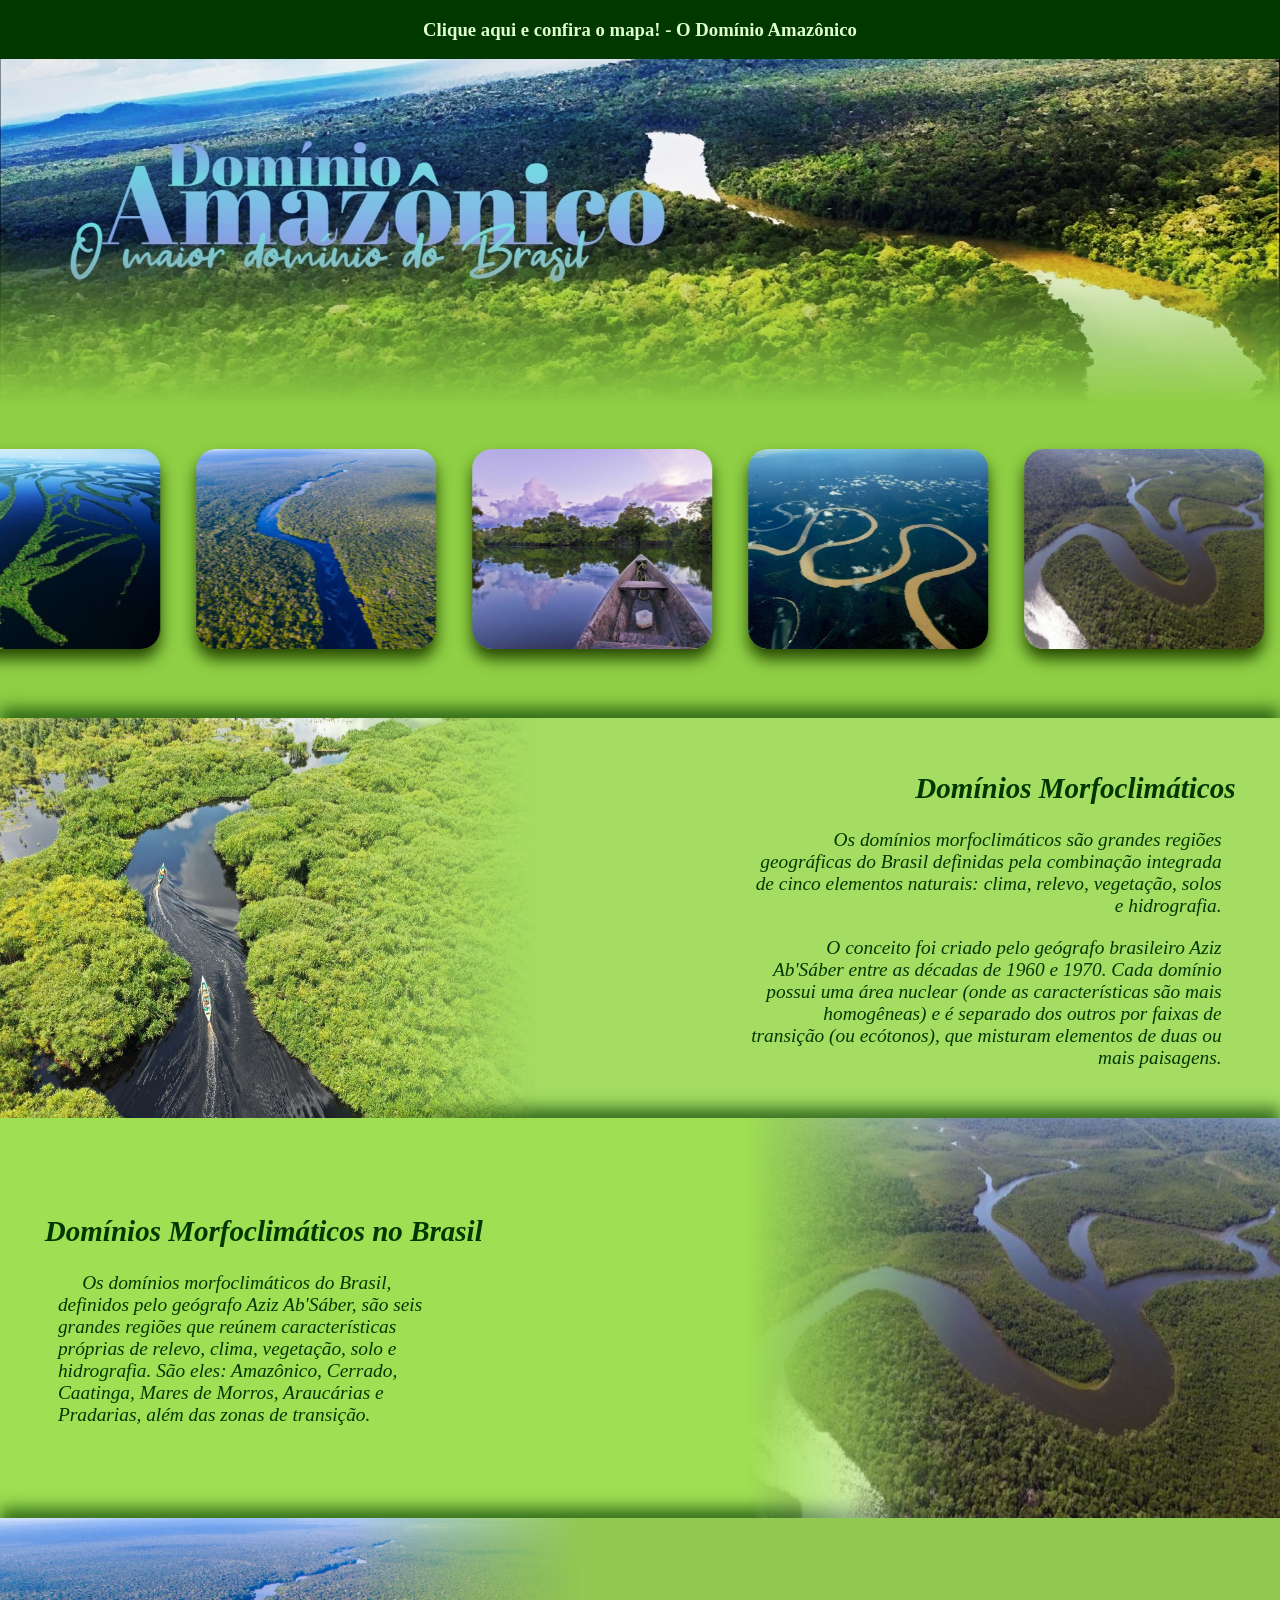
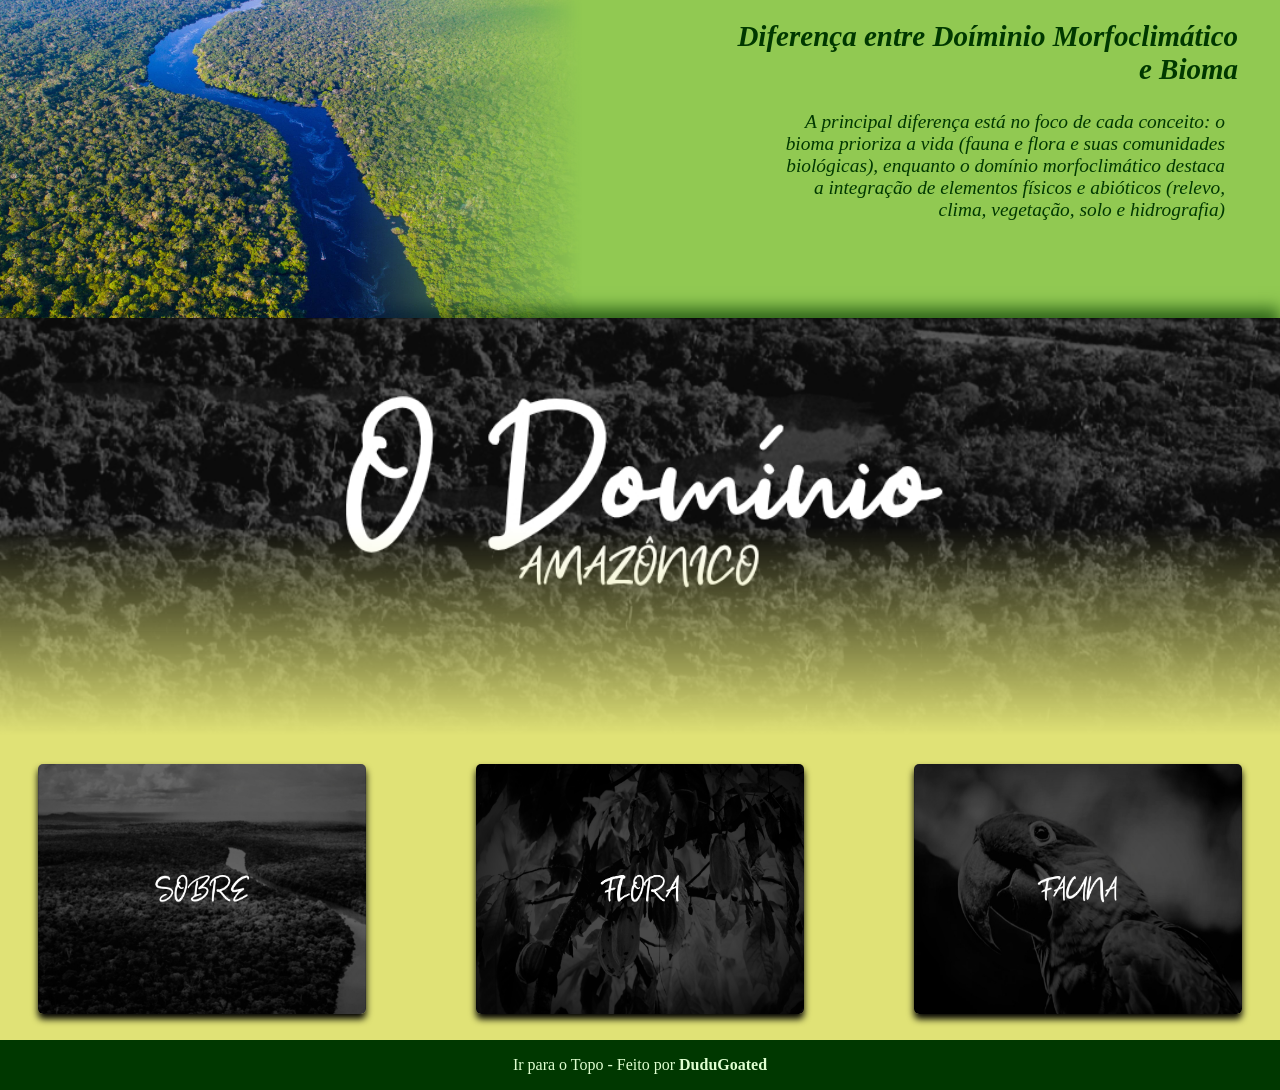
<file: index.html>
<!DOCTYPE html>
<html lang="en">
<head>
    <meta charset="UTF-8">
    <meta name="viewport" content="width=device-width, initial-scale=1.0">
    <title>Domínio Amazônico</title>
    <link href="forIndex.css" rel="stylesheet" type="text/css">
</head>
<body>
    <header>
        <div style="display: block; margin: auto;">
        <a href="">
            <h3>Clique aqui e confira o mapa! - O Domínio Amazônico</h3>
        </a>
        </div>
    </header>
    <div id="bgImgContainer">
        <img src="bgForIndex.jpg" id="bgImg">
    </div>
    <marquee behavior="alternate" direction="right">
        <div id="forMarquee">
            <img id="toRight" src="fIImg1.jpg">
            <img id="toLeft" src="fiimg2.jpg">
            <img id="toRight" src="fiimg3.jpg">
            <img id="toLeft" src="fiimg4.jpeg">
            <img id="toRight" src="fiimg5.jpeg">
            <img id="toRight" src="fiimg9.jpg">
            <img id="toLeft" src="fiimg6.jpg">
            <img id="toRight" src="fIImg1.jpg">
            <img id="toLeft" src="fiimg2.jpg">
            <img id="toRight" src="fiimg3.jpg">
            <img id="toLeft" src="fiimg4.jpeg">
            <img id="toRight" src="fiimg5.jpeg">
            <img id="toRight" src="fiimg9.jpg">
            <img id="toLeft" src="fiimg6.jpg">
        </div>
    </marquee>
    <section class="forContent1">
        <div class="textNimg" style="background-color: rgb(164, 221, 98);">
            <div class="imgContainer">
                <img id="lineImg1" src="fiimg8.jpg">
            </div>
            <div class="growTextRight">
                <div class="paddingText">
                    <h1 style="text-align: right;"><b><i>Domínios Morfoclimáticos</i></b></h1>
                    <div class="forTextRight">
                        <p><i>&emsp; Os domínios morfoclimáticos são grandes regiões geográficas do Brasil definidas pela combinação integrada de cinco elementos naturais: clima, relevo, vegetação, solos e hidrografia.</i></p>
                        <p><i>&emsp; O conceito foi criado pelo geógrafo brasileiro Aziz Ab'Sáber entre as décadas de 1960 e 1970. Cada domínio possui uma área nuclear (onde as características são mais homogêneas) e é separado dos outros por faixas de transição (ou ecótonos), que misturam elementos de duas ou mais paisagens.</i></p>
                    </div>
                </div>
            </div>
        </div>
        <div class="textNimg" style="background-color: rgb(158, 223, 83);">
            <div class="growTextLeft">
                <div class="paddingText" style="padding-left: 6%;">
                    <h1 style="text-align: left;"><b><i>Domínios Morfoclimáticos no Brasil</i></b></h1>
                    <div class="forTextLeft">
                        <p><i>&emsp; Os domínios morfoclimáticos do Brasil, definidos pelo geógrafo Aziz Ab'Sáber, são seis grandes regiões que reúnem características próprias de relevo, clima, vegetação, solo e hidrografia. São eles: Amazônico, Cerrado, Caatinga, Mares de Morros, Araucárias e Pradarias, além das zonas de transição.</i></p>
                    </div>
                </div>
            </div>
            <div class="imgContainer">
                <img id="lineImg2" src="fiimg5.jpeg">
            </div>
        </div>
        <div class="textNimg" style="background-color: rgb(145, 201, 82);">
            <div class="imgContainer">
                <img id="lineImg1" src="fiimg2.jpg">
            </div>
            <div class="growTextRight">
                <div class="paddingText">
                    <h1 style="text-align: right;"><b><i>Diferença entre Doíminio Morfoclimático<br> e Bioma</b></i></h1>
                    <div class="forTextRight">
                        <p><i>&emsp; A principal diferença está no foco de cada conceito: o bioma prioriza a vida (fauna e flora e suas comunidades biológicas), enquanto o domínio morfoclimático destaca a integração de elementos físicos e abióticos (relevo, clima, vegetação, solo e hidrografia)</i></p>
                    </div>
                </div>
            </div>
        </div>
    </section>
    <section class="area2">
        <div class="containerForArea2">
            <img id="bgForArea2" src="bgForArea2.jpg">
        </div>
        <div id="flexContainer">
            <div id="imgArea2">
                <a href="sobre.html" target="_blank">
                <img id="imgItem" src="item1.jpg">
                </a>
            </div>
            <div id="imgArea2">
                <img id="imgItem" src="item2.jpg">
            </div>
            <div id="imgArea2">
                <a href="faunax.html" target="_blank">
                <img id="imgItem" src="item3.jpg">
                </a>
            </div>
        </div>
    </section>
    <footer>
        <div style="display: block; margin: auto;">
            <a href="#bgImgContainer"><p>Ir para o Topo - Feito por <b>DuduGoated</b></p></a>
        </div>
    </footer>
</body>
</html>
</file>
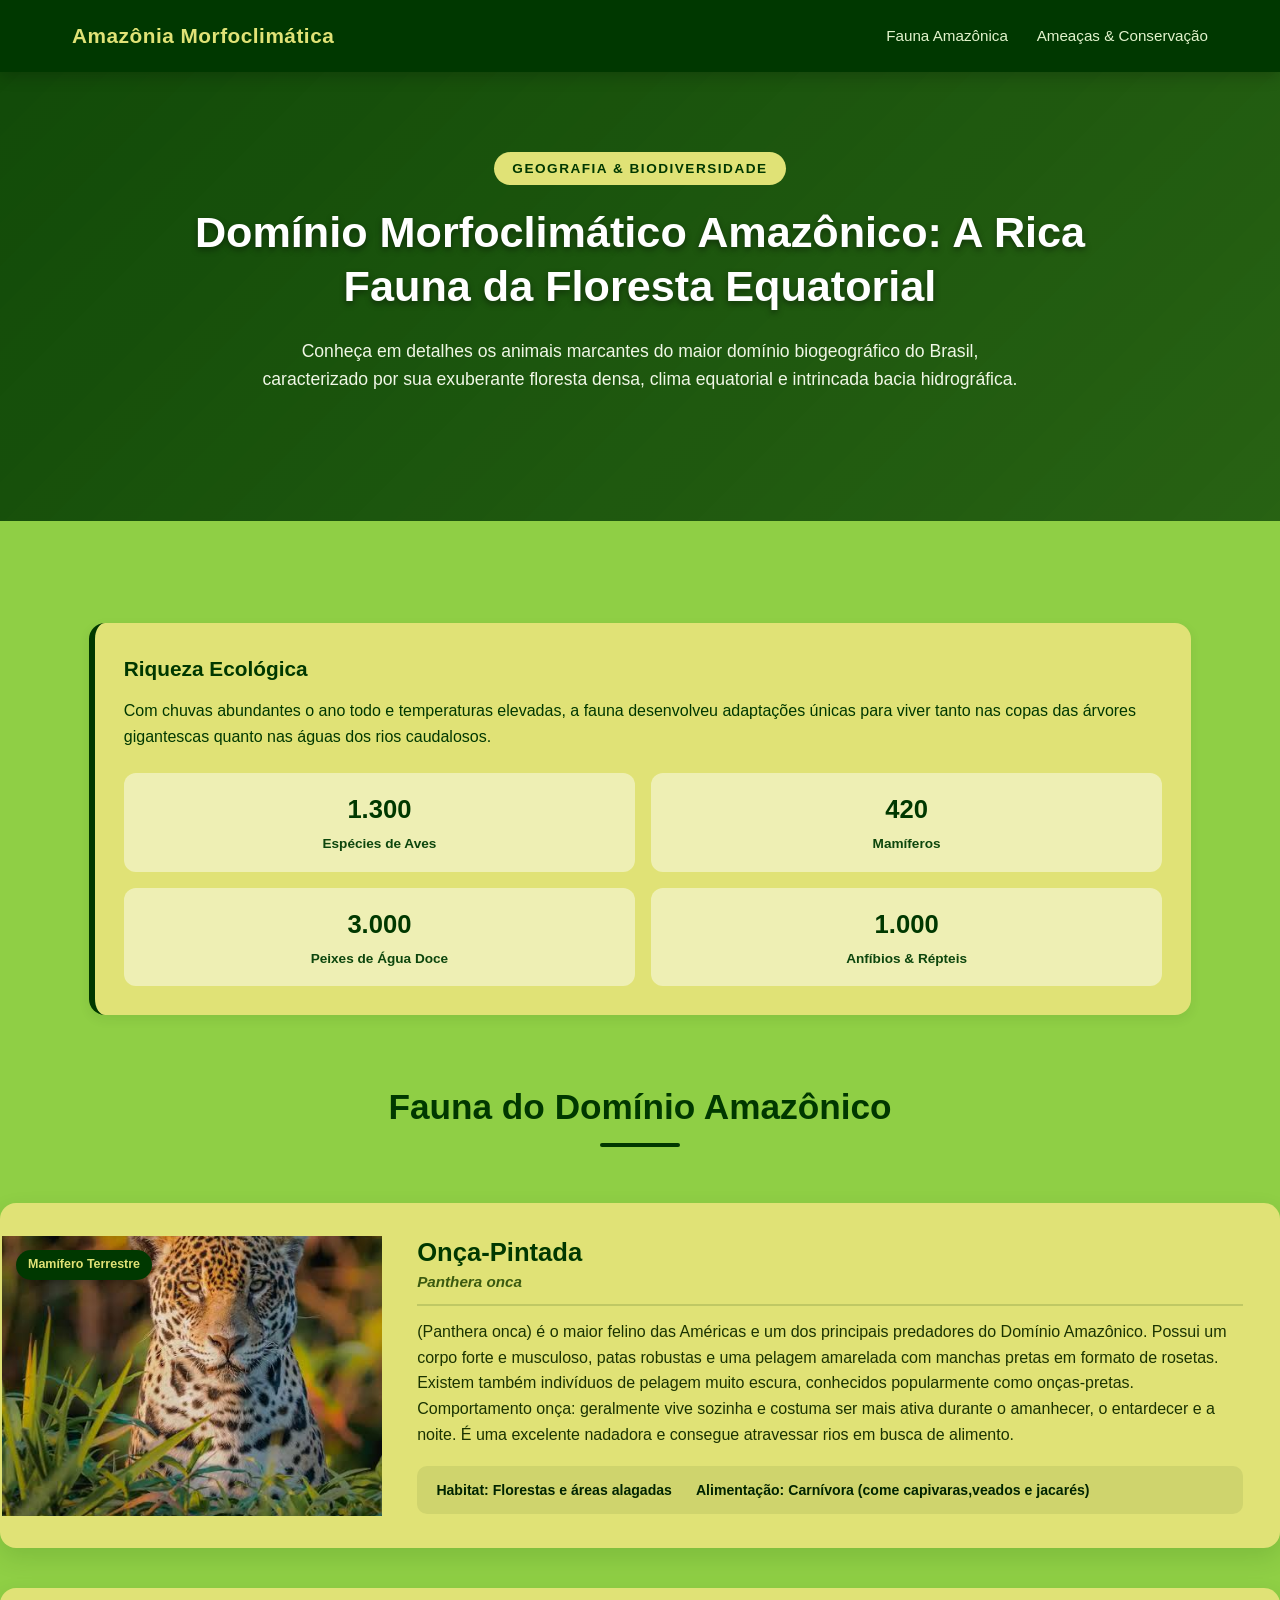
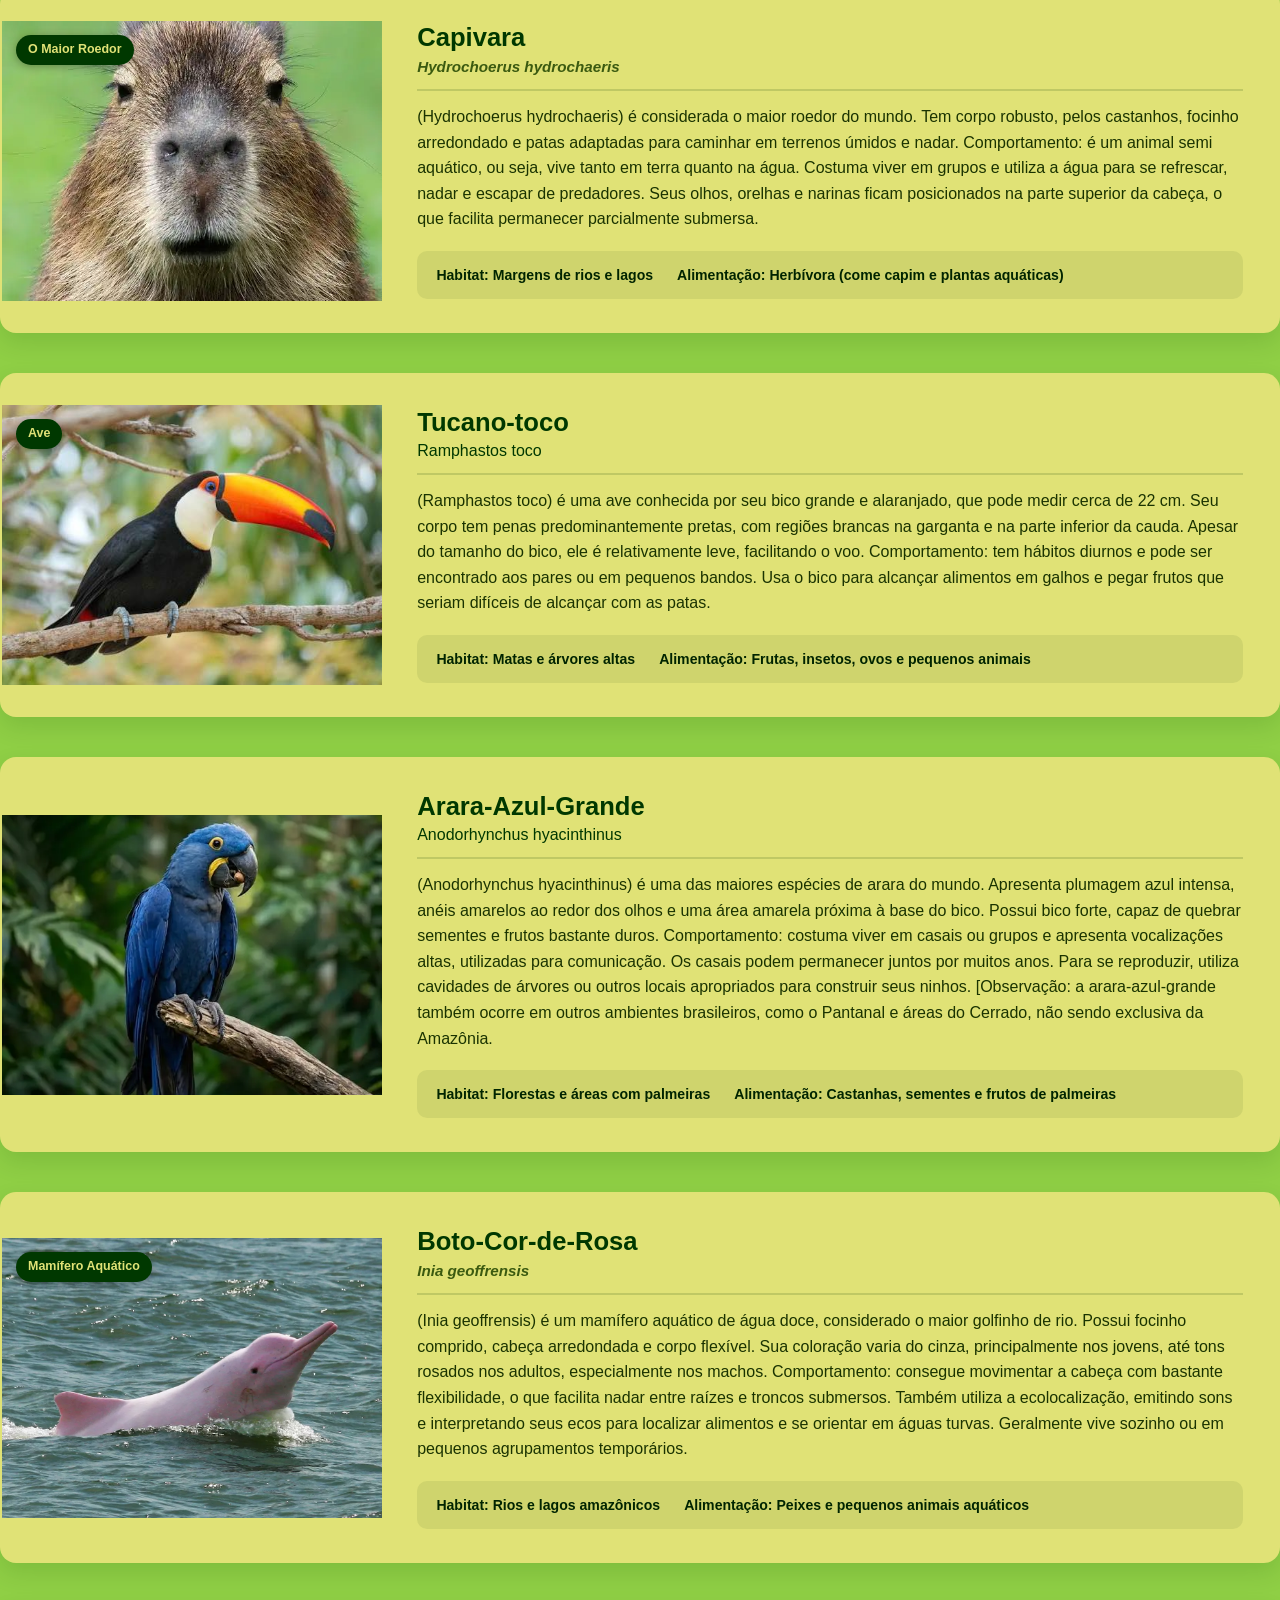
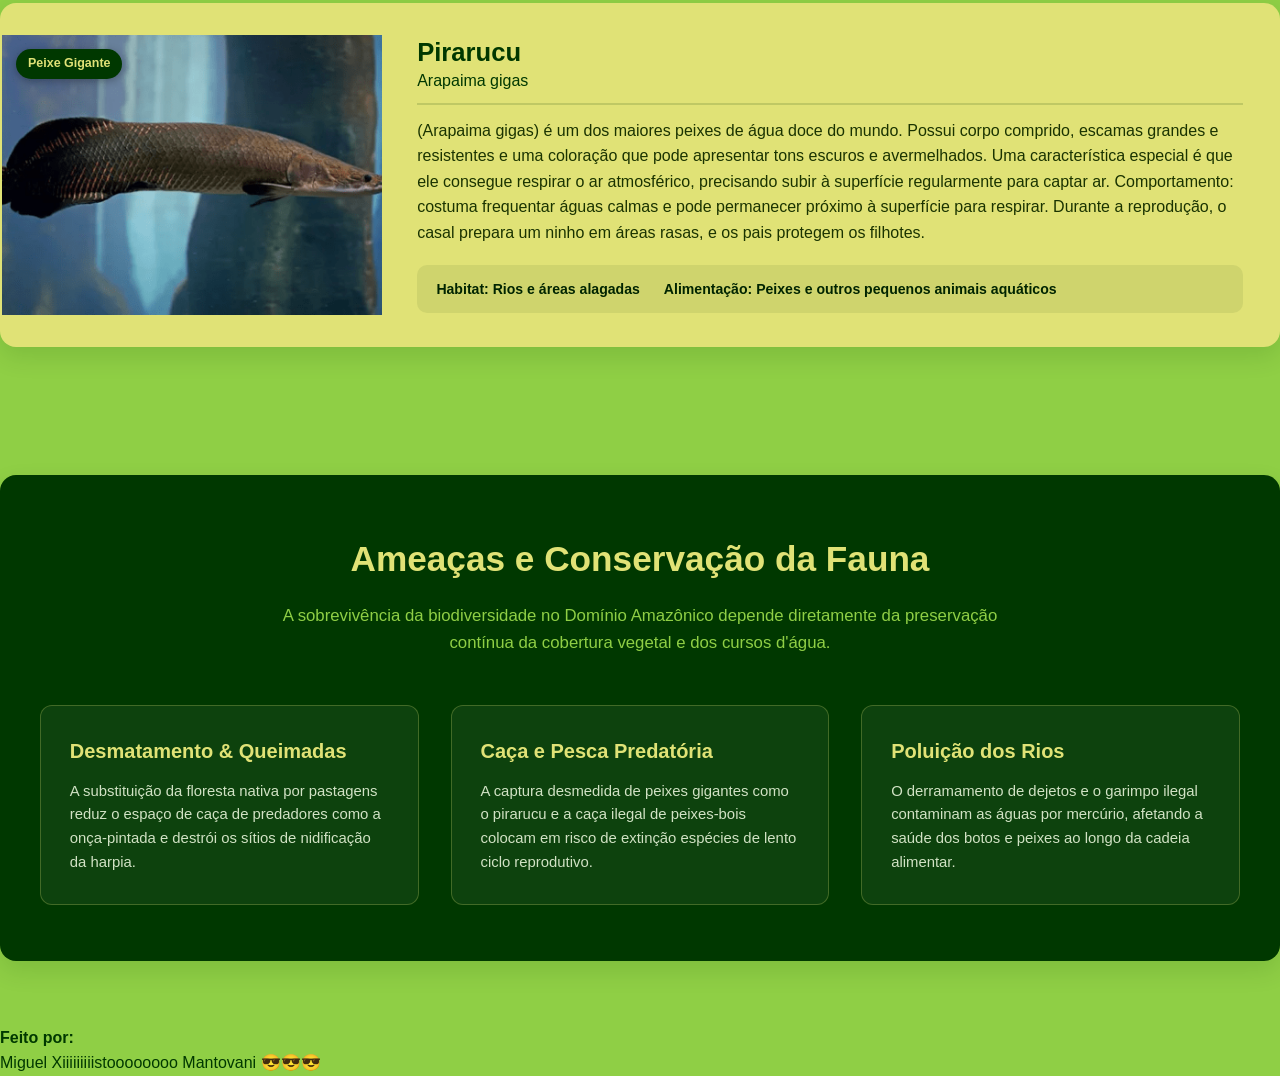
<file: faunax.html>
<!DOCTYPE html>
<html lang="pt-BR">
<head>
  <meta charset="UTF-8">
  <meta name="viewport" content="width=device-width, initial-scale=1.0">
  <title>Fauna do Domínio Morfoclimático Amazônico</title>
  <link rel="stylesheet" href="paraFaunax.css">
</head>
<body>

  <header class="header">
    <div class="nav-container">
      <a href="#" class="logo">
        Amazônia Morfoclimática
      </a>
      <ul class="nav-menu">
        <li><a href="#fauna">Fauna Amazônica</a></li>
        <li><a href="#conservacao">Ameaças & Conservação</a></li>
      </ul>
    </div>
  </header>

  <section class="hero">
    <div class="hero-content">
      <span class="hero-tag">Geografia & Biodiversidade</span>
      <h1>Domínio Morfoclimático Amazônico: A Rica Fauna da Floresta Equatorial</h1>
      <p>Conheça em detalhes os animais marcantes do maior domínio biogeográfico do Brasil, caracterizado por sua exuberante floresta densa, clima equatorial e intrincada bacia hidrográfica.</p>
    </div>
  </section>
                  <br><br><br><br>
  <div class="container">
        <div class="sobre-highlight-box">
          <h3>Riqueza Ecológica</h3>
          <p>Com chuvas abundantes o ano todo e temperaturas elevadas, a fauna desenvolveu adaptações únicas para viver tanto nas copas das árvores gigantescas quanto nas águas dos rios caudalosos.</p>
          
          <div class="sobre-stats">
            <div class="stat-card">
              <strong> 1.300</strong>
              <span>Espécies de Aves</span>
            </div>
            <div class="stat-card">
              <strong> 420</strong>
              <span>Mamíferos</span>
            </div>
            <div class="stat-card">
              <strong> 3.000</strong>
              <span>Peixes de Água Doce</span>
            </div>
            <div class="stat-card">
              <strong> 1.000</strong>
              <span>Anfíbios & Répteis</span>
            </div>
          </div>
        </div>
      </div>
    </section>

    <section id="fauna">
      <div class="section-title">
        <h2>Fauna do Domínio Amazônico</h2>
      </div>

      <div class="fauna-list">

        <article class="animal-card-row">
          <div class="animal-img-container">
            <img class="animal-img" src="ONCA.png">
            <span class="animal-badge">Mamífero Terrestre</span>
          </div>
          <div class="animal-info">
            <div class="animal-header">
              <h3 class="animal-title"> Onça-Pintada </h3>
              <span class="animal-cientifico"> Panthera onca </span>
            </div>
            <p class="animal-desc">  (Panthera onca) é o maior felino das Américas e um dos principais predadores do Domínio Amazônico. Possui um corpo forte e musculoso, patas robustas e uma pelagem amarelada com manchas pretas em formato de rosetas. Existem também indivíduos de pelagem muito escura, conhecidos popularmente como onças-pretas.
Comportamento onça:
 geralmente vive sozinha e costuma ser mais ativa durante o amanhecer, o entardecer e a noite. É uma excelente nadadora e consegue atravessar rios em busca de alimento.
 </p>
            <div class="animal-details">
              <div class="animal-detail-item"><strong>Habitat: Florestas e áreas alagadas</strong>   </div>
              <div class="animal-detail-item"><strong>Alimentação: Carnívora (come capivaras,veados e jacarés)</strong>  </div>
            </div>
          </div>
        </article>

 <article class="animal-card-row">
          <div class="animal-img-container">
            <img class="animal-img" src="CAPIVARA.png">
            <span class="animal-badge"> O Maior Roedor</span>
          </div>
          <div class="animal-info">
            <div class="animal-header">
              <h3 class="animal-title"> Capivara </h3>
              <span class="animal-cientifico"> Hydrochoerus hydrochaeris </span>
            </div>
            <p class="animal-desc">   (Hydrochoerus hydrochaeris) é considerada o maior roedor do mundo. Tem corpo robusto, pelos castanhos, focinho arredondado e patas adaptadas para caminhar em terrenos úmidos e nadar. 

Comportamento:

 é um animal semi aquático, ou seja, vive tanto em terra quanto na água. Costuma viver em grupos e utiliza a água para se refrescar, nadar e escapar de predadores. Seus olhos, orelhas e narinas ficam posicionados na parte superior da cabeça, o que facilita permanecer parcialmente submersa.
 </p>
            <div class="animal-details">
              <div class="animal-detail-item"><strong>Habitat: Margens de rios e lagos</strong>   </div>
              <div class="animal-detail-item"><strong>Alimentação: Herbívora (come capim e plantas aquáticas)</strong>  </div>
            </div>
          </div>
        </article>

        <article class="animal-card-row">
          <div class="animal-img-container">
            <img class="animal-img" src="TUCANO.png">
            <span class="animal-badge">Ave</span>
          </div>
          <div class="animal-info">
            <div class="animal-header">
              <h3 class="animal-title">Tucano-toco</h3>
              <span class="animal-scientific"> Ramphastos toco </span>
            </div>
            <p class="animal-desc"> (Ramphastos toco) é uma ave conhecida por seu bico grande e alaranjado, que pode medir cerca de 22 cm. Seu corpo tem penas predominantemente pretas, com regiões brancas na garganta e na parte inferior da cauda. Apesar do tamanho do bico, ele é relativamente leve, facilitando o voo. 

Comportamento:
 tem hábitos diurnos e pode ser encontrado aos pares ou em pequenos bandos. Usa o bico para alcançar alimentos em galhos e pegar frutos que seriam difíceis de alcançar com as patas.
  </p>
            <div class="animal-details">
              <div class="animal-detail-item"><strong>Habitat: Matas e árvores altas</strong> </div>
              <div class="animal-detail-item"><strong>Alimentação: Frutas, insetos, ovos e pequenos animais</strong> </div>
            </div>
          </div>
        </article>

        <article class="animal-card-row">
          <div class="animal-img-container">
            <img class="animal-img" src="ARARA.png">
          </div>
          <div class="animal-info">
            <div class="animal-header">
              <h3 class="animal-title">Arara-Azul-Grande</h3>
              <span class="animal-scientific"> Anodorhynchus hyacinthinus </span>
            </div>
            <p class="animal-desc"> (Anodorhynchus hyacinthinus) é uma das maiores espécies de arara do mundo. Apresenta plumagem azul intensa, anéis amarelos ao redor dos olhos e uma área amarela próxima à base do bico. Possui bico forte, capaz de quebrar sementes e frutos bastante duros. 
Comportamento:
 costuma viver em casais ou grupos e apresenta vocalizações altas, utilizadas para comunicação. Os casais podem permanecer juntos por muitos anos. Para se reproduzir, utiliza cavidades de árvores ou outros locais apropriados para construir seus ninhos.
[Observação: a arara-azul-grande também ocorre em outros ambientes brasileiros, como o Pantanal e áreas do Cerrado, não sendo exclusiva da Amazônia. </p>
            <div class="animal-details">
              <div class="animal-detail-item"><strong>Habitat: Florestas e áreas com palmeiras</strong> </div>
              <div class="animal-detail-item"><strong>Alimentação: Castanhas, sementes e frutos de palmeiras</strong> </div>
            </div>
          </div>
        </article>

        <article class="animal-card-row">
          <div class="animal-img-container">
            <img class="animal-img" src="BOTO.png">
            <span class="animal-badge">Mamífero Aquático</span>
          </div>
          <div class="animal-info">
            <div class="animal-header">
              <h3 class="animal-title">Boto-Cor-de-Rosa</h3>
              <span class="animal-cientifico">Inia geoffrensis</span>
            </div>
            <p class="animal-desc">  (Inia geoffrensis) é um mamífero aquático de água doce, considerado o maior golfinho de rio. Possui focinho comprido, cabeça arredondada e corpo flexível. Sua coloração varia do cinza, principalmente nos jovens, até tons rosados nos adultos, especialmente nos machos. 

Comportamento:

 consegue movimentar a cabeça com bastante flexibilidade, o que facilita nadar entre raízes e troncos submersos. Também utiliza a ecolocalização, emitindo sons e interpretando seus ecos para localizar alimentos e se orientar em águas turvas. Geralmente vive sozinho ou em pequenos agrupamentos temporários. </p>
            <div class="animal-details">
              <div class="animal-detail-item"><strong>Habitat: Rios e lagos amazônicos</strong>   </div>
              <div class="animal-detail-item"><strong>Alimentação: Peixes e pequenos animais aquáticos</strong>  </div>
            </div>
          </div>
        </article>

        <article class="animal-card-row">
          <div class="animal-img-container">
            <img class="animal-img" src="PIRARUCU.png">
            <span class="animal-badge">Peixe Gigante</span>
          </div>
          <div class="animal-info">
            <div class="animal-header">
              <h3 class="animal-title">Pirarucu</h3>
              <span class="animal-scientific">Arapaima gigas</span>
            </div>
            <p class="animal-desc"> (Arapaima gigas) é um dos maiores peixes de água doce do mundo. Possui corpo comprido, escamas grandes e resistentes e uma coloração que pode apresentar tons escuros e avermelhados. Uma característica especial é que ele consegue respirar o ar atmosférico, precisando subir à superfície regularmente para captar ar. 

Comportamento:

 costuma frequentar águas calmas e pode permanecer próximo à superfície para respirar. Durante a reprodução, o casal prepara um ninho em áreas rasas, e os pais protegem os filhotes.
 </p>
            <div class="animal-details">
              <div class="animal-detail-item"><strong>Habitat: Rios e áreas alagadas</strong>   </div>
              <div class="animal-detail-item"><strong>Alimentação: Peixes e outros pequenos animais aquáticos</strong>  </div>
            </div>
          </div>
        </article>

      </div>
    </section>

    <section id="conservacao">
      <div class="conservacao-wrapper">
        <h2>Ameaças e Conservação da Fauna</h2>
        <p class="conservacao-subtitle">A sobrevivência da biodiversidade no Domínio Amazônico depende diretamente da preservação contínua da cobertura vegetal e dos cursos d'água.</p>

        <div class="grid-ameacas">
          
          <div class="ameaca-card">
            <h3>Desmatamento & Queimadas</h3>
            <p>A substituição da floresta nativa por pastagens reduz o espaço de caça de predadores como a onça-pintada e destrói os sítios de nidificação da harpia.</p>
          </div>

          <div class="ameaca-card">
            <h3>Caça e Pesca Predatória</h3>
            <p>A captura desmedida de peixes gigantes como o pirarucu e a caça ilegal de peixes-bois colocam em risco de extinção espécies de lento ciclo reprodutivo.</p>
          </div>

          <div class="ameaca-card">
            <h3>Poluição dos Rios</h3>
            <p>O derramamento de dejetos e o garimpo ilegal contaminam as águas por mercúrio, afetando a saúde dos botos e peixes ao longo da cadeia alimentar.</p>
          </div>
        </div>
      </div> 
    </section>
  </div>
  <b>Feito por:</b><br>
  Miguel Xiiiiiiiiistoooooooo Mantovani 😎😎😎
</body>
</html>
</file>
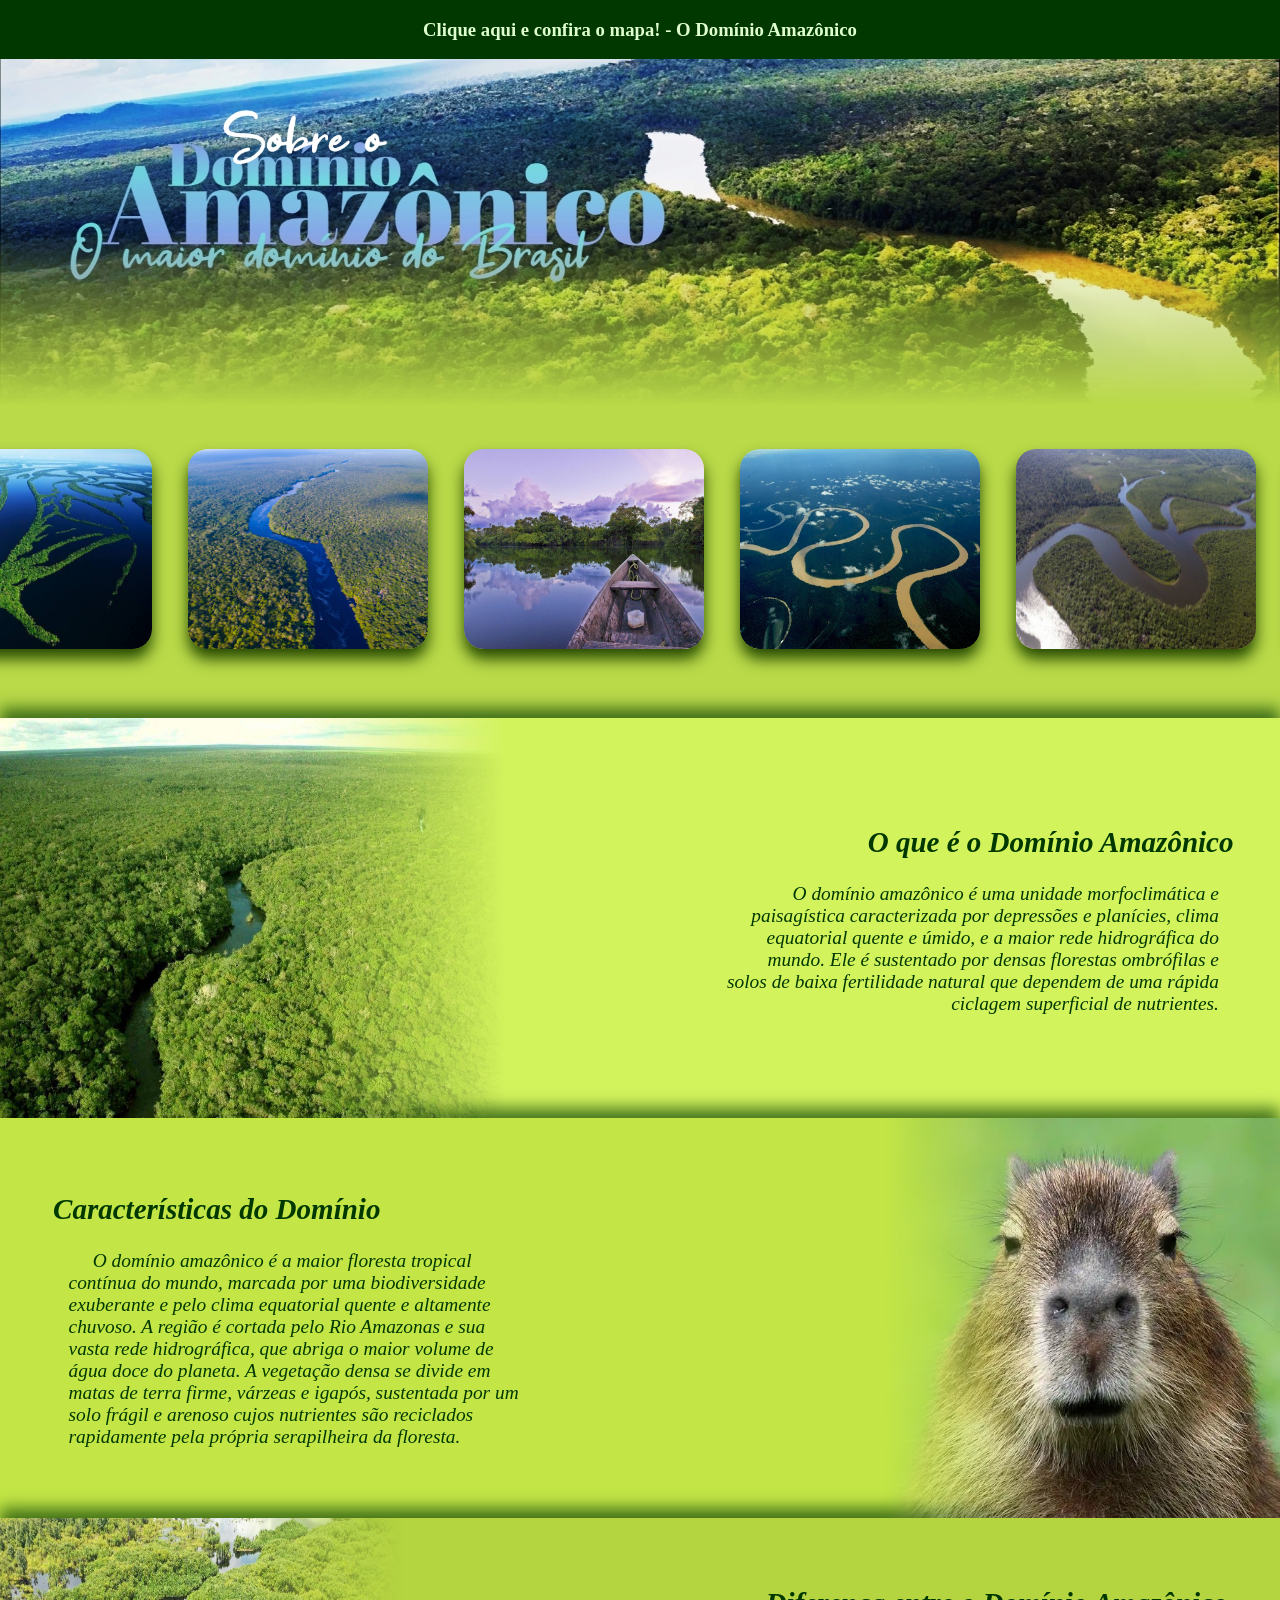
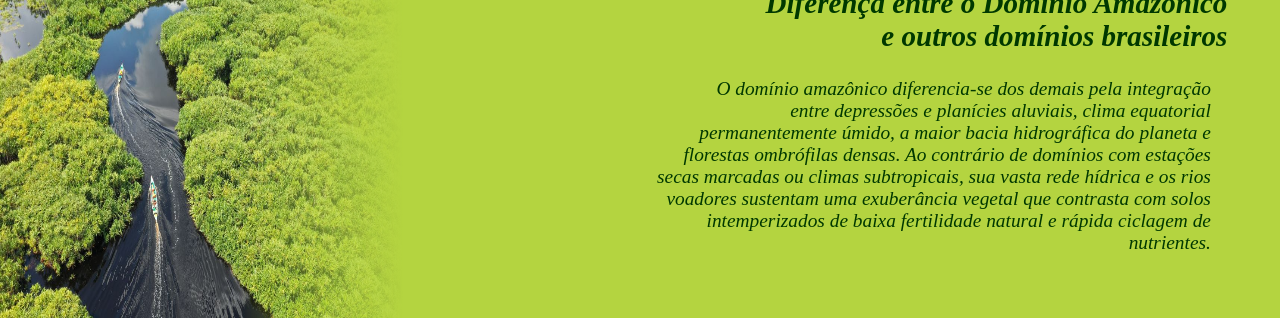
<file: sobre.html>
<!DOCTYPE html>
<html lang="en">
<head>
    <meta charset="UTF-8">
    <meta name="viewport" content="width=device-width, initial-scale=1.0">
    <title>Sobre o Domínio Amazônico</title>
    <link href="forIndex.css" rel="stylesheet" type="text/css">
</head>
<body style="background-color: rgb(186, 218, 73)">
    <header>
        <div style="display: block; margin: auto;">
        <a href="">
            <h3>Clique aqui e confira o mapa! - O Domínio Amazônico</h3>
        </a>
        </div>
    </header>
    <div id="bgImgContainer">
        <img src="bgForSobre.jpg" id="bgImg">
    </div>
    <marquee behavior="alternate" direction="right">
        <div id="forMarquee">
            <img id="toRight" src="fIImg1.jpg">
            <img id="toLeft" src="fiimg2.jpg">
            <img id="toRight" src="fiimg3.jpg">
            <img id="toLeft" src="fiimg4.jpeg">
            <img id="toRight" src="fiimg5.jpeg">
            <img id="toRight" src="fiimg9.jpg">
            <img id="toLeft" src="fiimg6.jpg">
            <img id="toRight" src="fIImg1.jpg">
            <img id="toLeft" src="fiimg2.jpg">
            <img id="toRight" src="fiimg3.jpg">
            <img id="toLeft" src="fiimg4.jpeg">
            <img id="toRight" src="fiimg5.jpeg">
            <img id="toRight" src="fiimg9.jpg">
            <img id="toLeft" src="fiimg6.jpg">
        </div>
    </marquee>
    <section class="forContent1">
        <div class="textNimg" style="background-color: rgb(211, 243, 93);">
            <div class="imgContainer">
                <img id="lineImg1" src="fiimg11.jpg">
            </div>
            <div class="growTextRight">
                <div class="paddingText">
                    <h1 style="text-align: right;"><b><i>O que é o Domínio Amazônico</i></b></h1>
                    <div class="forTextRight">
                        <p><i>&emsp; O domínio amazônico é uma unidade morfoclimática e paisagística caracterizada por depressões e planícies, clima equatorial quente e úmido, e a maior rede hidrográfica do mundo. Ele é sustentado por densas florestas ombrófilas e solos de baixa fertilidade natural que dependem de uma rápida ciclagem superficial de nutrientes.</i></p>
                    </div>
                </div>
            </div>
        </div>
        <div class="textNimg" style="background-color: rgb(195, 230, 70);">
            <div class="growTextLeft">
                <div class="paddingText" style="padding-left: 6%;">
                    <h1 style="text-align: left;"><b><i>Características do Domínio</i></b></h1>
                    <div class="forTextLeft">
                        <p><i>&emsp; O domínio amazônico é a maior floresta tropical contínua do mundo, marcada por uma biodiversidade exuberante e pelo clima equatorial quente e altamente chuvoso. A região é cortada pelo Rio Amazonas e sua vasta rede hidrográfica, que abriga o maior volume de água doce do planeta. A vegetação densa se divide em matas de terra firme, várzeas e igapós, sustentada por um solo frágil e arenoso cujos nutrientes são reciclados rapidamente pela própria serapilheira da floresta.</i></p>
                    </div>
                </div>
            </div>
            <div class="imgContainer">
                <img id="lineImg2" src="CAPIVARA.png">
            </div>
        </div>
        <div class="textNimg" style="background-color: rgb(180, 212, 64);">
            <div class="imgContainer">
                <img id="lineImg1" src="fiimg8.jpg">
            </div>
            <div class="growTextRight">
                <div class="paddingText">
                    <h1 style="text-align: right;"><b><i>Diferença entre o Domínio Amazônico<br> e outros domínios brasileiros</b></i></h1>
                    <div class="forTextRight">
                        <p><i>&emsp; O domínio amazônico diferencia-se dos demais pela integração entre depressões e planícies aluviais, clima equatorial permanentemente úmido, a maior bacia hidrográfica do planeta e florestas ombrófilas densas. Ao contrário de domínios com estações secas marcadas ou climas subtropicais, sua vasta rede hídrica e os rios voadores sustentam uma exuberância vegetal que contrasta com solos intemperizados de baixa fertilidade natural e rápida ciclagem de nutrientes.</i></p>
                    </div>
                </div>
            </div>
        </div>
    </section>
</body>
</html>
</file>
<file: forIndex.css>
html{
    scroll-behavior: smooth;
}
body{
    background-color: rgb(143, 207, 69);
    margin: 0;
    border: 0;
    padding: 0;
}
#bgImgContainer{
    position: relative;
    width: 100%;
    height: 100%;
    overflow: hidden;
}
#bgImg{
    width: 100%;
    height: 100%;
    object-fit: cover;
    -webkit-mask-image: linear-gradient(to bottom, black 50%, transparent 100%);
    mask-image: linear-gradient(to bottom, black 50%, transparent 100%);
    transition: all 1s ease;
}
#bgImg:hover{
    transform: translateY(-5px) translateZ(-1000px) scale(1.03) ;
}
header {
    background-color: #003800;
    position: sticky;
    top: 0;
    z-index: 1000;
    padding: 0px;
    display: flex;
    text-align: center;
    color: rgb(223, 255, 208);
}
a:active, a:visited, a:hover, a {
    color: rgb(223, 255, 208);
    text-decoration: none;
}
#forMarquee{
    display: flex;
    column-gap: 3%;
    padding: 40px;
}
#forMarquee > #toRight, #toLeft {
    width: 240px;
    height: 200px;
    border-radius: 20px;
    box-shadow: 0px 10px 15px rgb(39, 73, 0);
    transition: all 0.4s ease;
}
#forMarquee>#toRight:hover{
    transform: translateY(-10px) rotate(5deg) scale(1.05);
    filter: brightness(120%);
    box-shadow: 0px 10px 25px rgb(39, 73, 0);
}
#forMarquee>#toLeft:hover{
    transform: translateY(-10px) rotate(-5deg) scale(1.05);
    filter: brightness(120%);
    box-shadow: 0px 0px 15px rgb(39, 73, 0);
}
.forContent1{
    font-family: 'Times New Roman', Times, serif;
    font-size: clamp(1.2rem, 1.21rem, 1.3rem);
    color: #003800;
    padding: 2% 0% 0% 0%;
    gap: 0px;
    justify-content: center;
}
.paddingText{
    padding-right: 6%;
}
.forTextLeft{
    padding-left: 2%;
    padding-right: 40%;
    text-align: left;
}
.forTextRight{
    padding-left: 30%;
    padding-right: 2%;
    text-align: right;
}
.growTextRight, .growTextLeft{
    transition: all 0.7s ease;
}
.growTextRight:hover{
    transform: translateX(-30px) scale(1.02);
}
.growTextLeft:hover{
    transform: translateX(30px) scale(1.02);
}
.textNimg{
    display: flex;
    align-items: center;
    justify-content: center;
    box-shadow: 0px -10px 15px #003800ab;
}
.imgContainer{
    width: 1700px;
    height: 400px;
    overflow: hidden;
    object-fit: cover;
}
.imgContainer>#lineImg1{
    width:100%;
    height: 100%;
    overflow: hidden;
    -webkit-mask-image: linear-gradient(to right, black 60%, transparent 100%);
    mask-image: linear-gradient(to right, black 60%, transparent 100%);
    transition: all 1s ease;
}
.imgContainer>#lineImg1:hover{
    transform: translateX(-20px);
}
.imgContainer>#lineImg2{
    width:100%;
    height: 100%;
    overflow: hidden;
    -webkit-mask-image: linear-gradient(to left, black 60%, transparent 100%);
    mask-image: linear-gradient(to left, black 60%, transparent 100%);
    transition: all 1s ease;
}
.imgContainer>#lineImg2:hover{
    transform: translateX(20px);
}
/*Área 2*/
.area2{
    background-color: rgb(224, 226, 118);
    box-shadow: 0px -10px 15px #003800ab;    
}
.containerForArea2{
    position: relative;
    width: 100%;
    height: 100%;
    overflow: hidden;
}
#bgForArea2{
    width: 100%;
    height: 100%;
    object-fit: cover;
    -webkit-mask-image: linear-gradient(to bottom, black 50%, transparent 100%);
    mask-image: linear-gradient(to bottom, black 50%, transparent 100%);
    transition: all 1s ease;
}
#bgForArea2:hover{
    transform: translateY(-5px) translateZ(-1000px) scale(1.03) ;
}
#flexContainer{
    display: flex;
    align-items: center;
    justify-content: center;
    column-gap: 60px;
    padding-left: 1%;
    padding-right: 1%;
}
#imgArea2{
    width: 400px;
    height: 250px;
    position: relative;
    overflow: hidden;
    object-fit: cover;
    padding: 2%;
}
#imgItem{
    width: 100%;
    height: 100%;
    border-radius: 5px;
    transition: all 0.5s ease;
    box-shadow: 0px 5px 7px black;
}
#imgItem:hover{
    transform: translateY(-10px) scale(1.04);
    box-shadow: 0px 10px 15px black;
    border-radius: 30px;
}
footer{
    background-color: #003800;
    padding: 0px;
    display: flex;
    text-align: center;
    color: rgb(223, 255, 208);
}
</file>
<file: paraFaunax.css>
:root {
      --bg-green-main: #8FCF45;
      --bg-green-light: #a3d962;
      --bg-green-dark-soft: #70ac2f;
      --bg-yellow: #E0E276;
      --bg-yellow-light: #f1f3a2;
      --text-contrast: #003800;
      --text-white: #ffffff;
      --shadow-soft: 0 10px 25px rgba(0, 56, 0, 0.12);
      --shadow-hover: 0 15px 30px rgba(0, 56, 0, 0.22);
      --radius-card: 16px;
      --transition-standard: all 0.3s ease;
    }

    * {
      margin: 0;
      padding: 0;
      box-sizing: border-box;
    }

    html {
      scroll-behavior: smooth;
    }

    body {
      font-family: 'Poppins', sans-serif;
      background-color: var(--bg-green-main);
      color: var(--text-contrast);
      line-height: 1.6;
      overflow-x: hidden;
    }

    h1, h2, h3, h4 {
      font-family: 'Montserrat', sans-serif;
      color: var(--text-contrast);
      font-weight: 700;
    }

    a {
      text-decoration: none;
      color: inherit;
    }

    .header {
      background-color: var(--text-contrast);
      color: var(--bg-yellow);
      position: sticky;
      top: 0;
      z-index: 1000;
      box-shadow: 0 4px 15px rgba(0, 0, 0, 0.2);
    }

    .nav-container {
      max-width: 1200px;
      margin: 0 auto;
      padding: 1.2rem 2rem;
      display: flex;
      justify-content: space-between;
      align-items: center;
      flex-wrap: wrap;
    }

    .logo {
      display: flex;
      align-items: center;
      gap: 10px;
      font-size: 1.3rem;
      font-weight: 800;
      letter-spacing: 0.5px;
      color: var(--bg-yellow);
    }

    .logo svg {
      fill: var(--bg-green-main);
      width: 32px;
      height: 32px;
    }

    .nav-menu {
      display: flex;
      list-style: none;
      gap: 1.8rem;
    }

    .nav-menu a {
      color: #e2f3cc;
      font-weight: 500;
      font-size: 0.95rem;
      transition: var(--transition-standard);
      position: relative;
      padding-bottom: 4px;
    }

    .nav-menu a::after {
      content: '';
      position: absolute;
      bottom: 0;
      left: 0;
      width: 0%;
      height: 2px;
      background-color: var(--bg-yellow);
      transition: var(--transition-standard);
    }

    .nav-menu a:hover {
      color: var(--bg-yellow);
    }

    .nav-menu a:hover::after {
      width: 100%;
    }

    .hero {
      background: linear-gradient(135deg, rgba(0, 56, 0, 0.88), rgba(0, 56, 0, 0.72)),
                  url('https://images.unsplash.com/photo-1516026672322-bc52d61a55d5?auto=format&fit=crop&w=1600&q=80') center/cover no-repeat;
      color: #ffffff;
      padding: 5rem 2rem 6rem;
      text-align: center;
    }

    .hero-content {
      max-width: 900px;
      margin: 0 auto;
    }

    .hero-tag {
      display: inline-block;
      background-color: var(--bg-yellow);
      color: var(--text-contrast);
      padding: 6px 18px;
      border-radius: 50px;
      font-size: 0.85rem;
      font-weight: 700;
      text-transform: uppercase;
      letter-spacing: 1.5px;
      margin-bottom: 1.2rem;
    }

    .hero h1 {
      color: #ffffff;
      font-size: 2.7rem;
      line-height: 1.25;
      margin-bottom: 1.5rem;
      text-shadow: 0 3px 6px rgba(0,0,0,0.4);
    }

    .hero p {
      font-size: 1.1rem;
      color: #f0f7e6;
      margin-bottom: 2rem;
      max-width: 780px;
      margin-left: auto;
      margin-right: auto;
      font-weight: 300;
    }

    .hero-btn {
      display: inline-flex;
      align-items: center;
      gap: 10px;
      background-color: var(--bg-yellow);
      color: var(--text-contrast);
      padding: 0.9rem 2.2rem;
      border-radius: 50px;
      font-weight: 700;
      font-size: 1rem;
      box-shadow: 0 4px 15px rgba(0,0,0,0.2);
      transition: var(--transition-standard);
    }

    .hero-btn:hover {
      background-color: #ffffff;
      transform: translateY(-3px);
      box-shadow: 0 8px 20px rgba(0,0,0,0.3);
    }

    .container {
      max-width: 1150px;
      margin: 0 auto;
      padding: 0 1.5rem;
    }

    section {
      padding: 4rem 0;
    }

    .section-title {
      text-align: center;
      margin-bottom: 3.5rem;
    }

    .section-title h2 {
      font-size: 2.2rem;
      position: relative;
      display: inline-block;
      padding-bottom: 12px;
    }

    .section-title h2::after {
      content: '';
      position: absolute;
      bottom: 0;
      left: 50%;
      transform: translateX(-50%);
      width: 80px;
      height: 4px;
      background-color: var(--text-contrast);
      border-radius: 2px;
    }

    .section-title p {
      margin-top: 10px;
      font-size: 1.05rem;
      color: #114211;
      font-weight: 600;
    }

    .grid-sobre {
      display: grid;
      grid-template-columns: 1fr 1fr;
      gap: 2.5rem;
      align-items: center;
    }

    .sobre-text p {
      margin-bottom: 1.2rem;
      color: var(--text-contrast);
      font-size: 1.02rem;
      text-align: justify;
    }

    .sobre-highlight-box {
      background-color: var(--bg-yellow);
      padding: 1.8rem;
      border-radius: var(--radius-card);
      border-left: 6px solid var(--text-contrast);
      box-shadow: 0 4px 12px rgba(0, 56, 0, 0.08);
    }

    .sobre-highlight-box h3 {
      margin-bottom: 0.8rem;
      font-size: 1.3rem;
    }

    .sobre-stats {
      display: grid;
      grid-template-columns: repeat(2, 1fr);
      gap: 1rem;
      margin-top: 1.5rem;
    }

    .stat-card {
      background-color: rgba(255, 255, 255, 0.45);
      padding: 1rem;
      border-radius: 12px;
      text-align: center;
    }

    .stat-card strong {
      display: block;
      font-size: 1.6rem;
      color: var(--text-contrast);
      font-family: 'Montserrat', sans-serif;
    }

    .stat-card span {
      font-size: 0.85rem;
      font-weight: 600;
      color: #0d460d;
    }

    .fauna-list {
      display: flex;
      flex-direction: column;
      gap: 2.5rem;
    }

    .animal-card-row {
      background-color: var(--bg-yellow);
      border-radius: var(--radius-card);
      overflow: hidden;
      box-shadow: var(--shadow-soft);
      display: flex;
      flex-direction: row;
      align-items: center;
      transition: var(--transition-standard);
      border: 2px solid transparent;
    }

    .animal-card-row:hover {
      transform: translateY(-5px);
      box-shadow: var(--shadow-hover);
      border-color: var(--text-contrast);
    }

    .animal-img-container {
      width: 380px;
      min-width: 380px;
      height: 280px;
      position: relative;
      overflow: hidden;
      flex-shrink: 0;
    }

    .animal-img {
      width: 100%;
      height: 100%;
      object-fit: cover;
      transition: transform 0.5s ease;
    }

    .animal-card-row:hover .animal-img {
      transform: scale(1.06);
    }

    .animal-badge {
      position: absolute;
      top: 14px;
      left: 14px;
      background-color: var(--text-contrast);
      color: var(--bg-yellow);
      font-size: 0.78rem;
      font-weight: 700;
      padding: 5px 12px;
      border-radius: 20px;
      box-shadow: 0 2px 8px rgba(0,0,0,0.3);
    }

    .animal-info {
      padding: 2rem 2.2rem;
      display: flex;
      flex-direction: column;
      justify-content: center;
      flex-grow: 1;
    }

    .animal-header {
      margin-bottom: 0.8rem;
      border-bottom: 2px solid rgba(0, 56, 0, 0.15);
      padding-bottom: 0.6rem;
    }

    .animal-title {
      font-size: 1.6rem;
      color: var(--text-contrast);
      line-height: 1.2;
    }

    .animal-cientifico {
      font-style: italic;
      font-size: 0.95rem;
      color: #3b5a10;
      font-weight: 600;
      display: inline-block;
      margin-top: 2px;
    }

    .animal-desc {
      font-size: 1rem;
      color: #1a3300;
      line-height: 1.6;
      margin-bottom: 1.2rem;
    }

    .animal-details {
      display: flex;
      flex-wrap: wrap;
      gap: 1.5rem;
      background-color: rgba(0, 56, 0, 0.08);
      padding: 0.8rem 1.2rem;
      border-radius: 10px;
      font-size: 0.88rem;
      font-weight: 600;
      color: var(--text-contrast);
    }

    .animal-detail-item strong {
      color: #002400;
    }

    .conservacao-wrapper {
      background-color: var(--text-contrast);
      color: #ffffff;
      border-radius: var(--radius-card);
      padding: 3.5rem 2.5rem;
      box-shadow: var(--shadow-soft);
    }

    .conservacao-wrapper h2 {
      color: var(--bg-yellow);
      margin-bottom: 1rem;
      font-size: 2.2rem;
      text-align: center;
    }

    .conservacao-subtitle {
      text-align: center;
      color: var(--bg-green-main);
      max-width: 750px;
      margin: 0 auto 3rem auto;
      font-size: 1.05rem;
    }

    .grid-ameacas {
      display: grid;
      grid-template-columns: repeat(auto-fit, minmax(280px, 1fr));
      gap: 2rem;
    }

    .ameaca-card {
      background-color: rgba(255, 255, 255, 0.05);
      border: 1px solid rgba(224, 226, 118, 0.25);
      border-radius: 12px;
      padding: 1.8rem;
      transition: var(--transition-standard);
    }

    .ameaca-card:hover {
      background-color: rgba(255, 255, 255, 0.09);
      border-color: var(--bg-yellow);
      transform: translateY(-4px);
    }

    .ameaca-icon {
      width: 48px;
      height: 48px;
      background-color: var(--bg-yellow);
      border-radius: 10px;
      display: flex;
      align-items: center;
      justify-content: center;
      margin-bottom: 1.2rem;
    }

    .ameaca-icon svg {
      fill: var(--text-contrast);
      width: 26px;
      height: 26px;
    }

    .ameaca-card h3 {
      color: var(--bg-yellow);
      font-size: 1.25rem;
      margin-bottom: 0.8rem;
    }

    .ameaca-card p {
      color: #d1e2c4;
      font-size: 0.93rem;
      line-height: 1.6;
    }

    .conservacao-banner {
      margin-top: 3rem;
      background-color: var(--bg-yellow);
      color: var(--text-contrast);
      padding: 2rem;
      border-radius: 12px;
      text-align: center;
    }

    .conservacao-banner h3 {
      font-size: 1.4rem;
      margin-bottom: 0.5rem;
    }

    .conservacao-banner p {
      font-weight: 500;
      max-width: 850px;
      margin: 0 auto;
    }
    
    @media (max-width: 860px) {
      .animal-card-row {
        flex-direction: column;
      }

      .animal-img-container {
        width: 100%;
        min-width: 100%;
        height: 240px;
      }

      .animal-info {
        padding: 1.5rem;
      }

      .grid-sobre {
        grid-template-columns: 1fr;
      }
      
      .hero h1 {
        font-size: 2.1rem;
      }
    }

    @media (max-width: 600px) {
      .nav-container {
        flex-direction: column;
        gap: 1rem;
      }

      .nav-menu {
        gap: 1rem;
        flex-wrap: wrap;
        justify-content: center;
      }

      .hero {
        padding: 3.5rem 1.2rem 4.5rem;
      }

      .sobre {
        padding: 2rem 1.2rem;
      }

      .section-title h2 {
        font-size: 1.7rem;
      }
</file>
